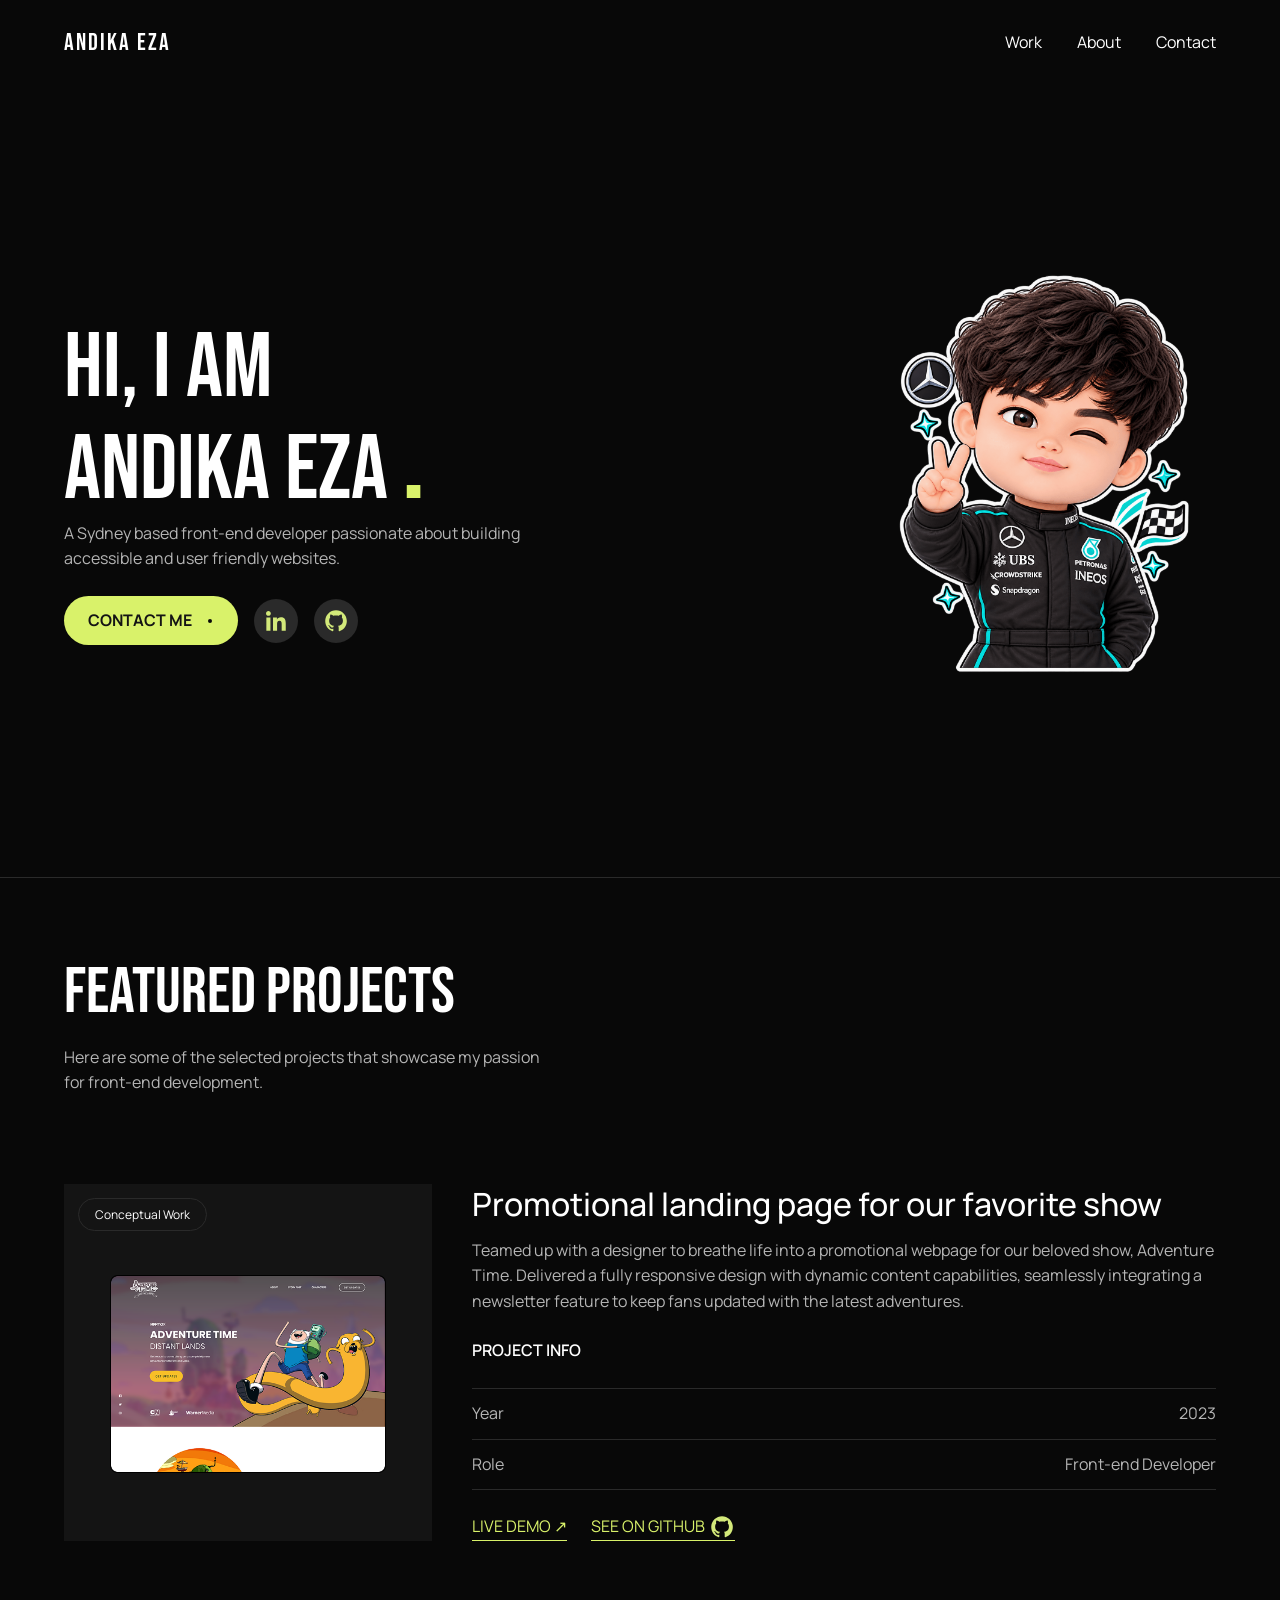
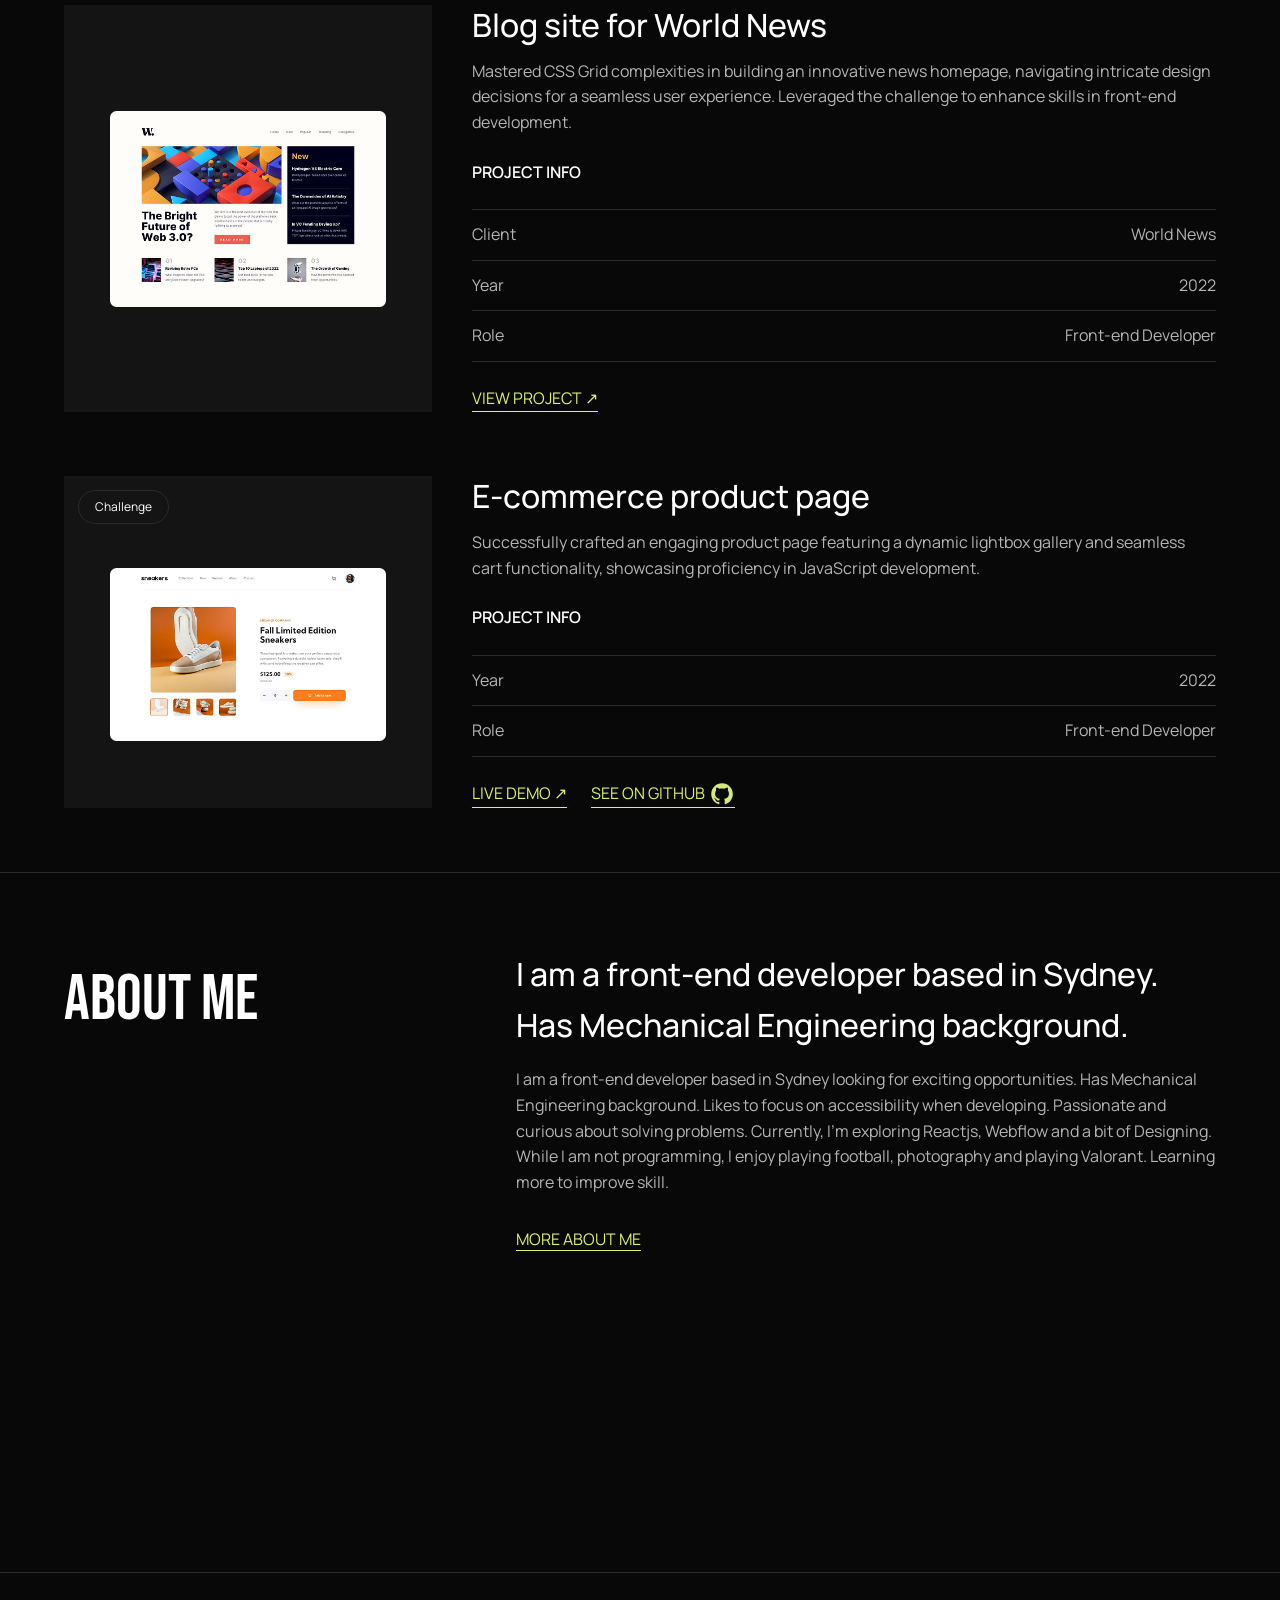
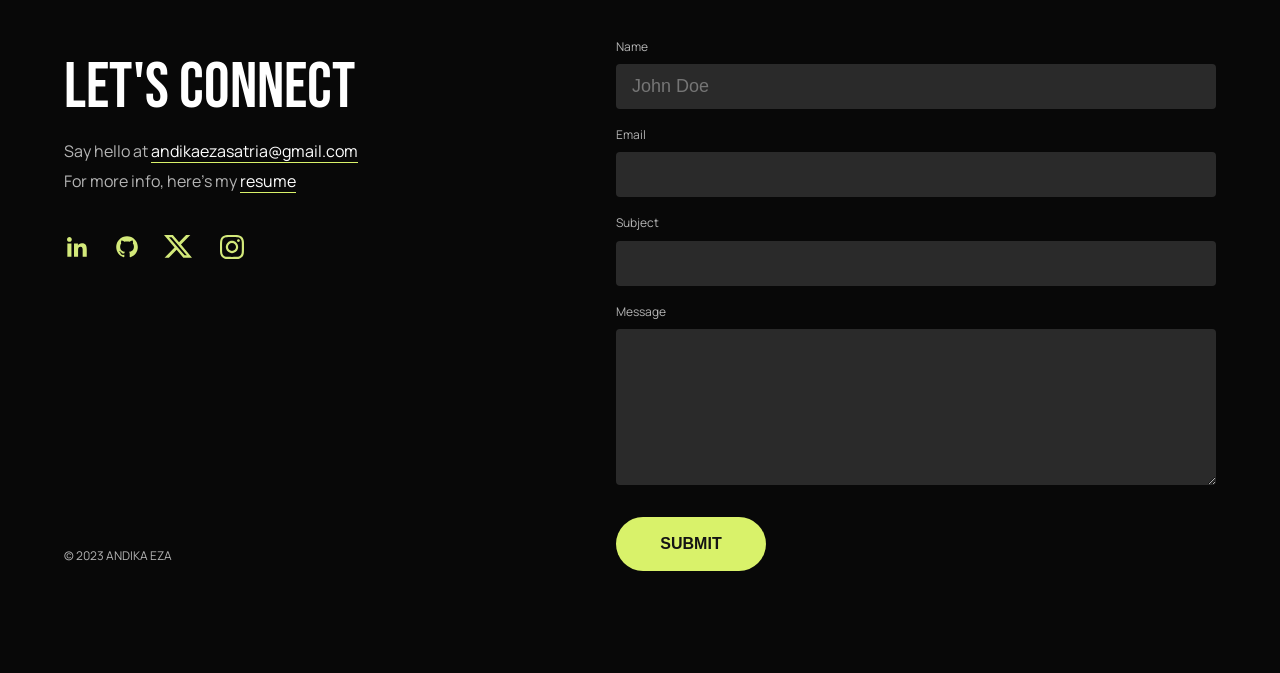
<file: index.html>
<!doctype html>
<html lang="en">
  <head>
    <meta charset="UTF-8" />
    <meta name="viewport" content="width=device-width, initial-scale=1.0" />
    <title>Exam-1</title>
    <link rel="preconnect" href="https://fonts.googleapis.com" />
    <link
      href="https://fonts.googleapis.com/css2?family=Bebas+Neue&family=Manrope:wght@400;500;600&display=swap"
      rel="stylesheet"
    />
    <link rel="stylesheet" href="style.css" />
  </head>
  <body>
    <header class="navbar">
      <a href="#home" class="logo">ANDIKA EZA</a>

      <button
        class="menu-toggle"
        type="button"
        aria-label="Buka menu"
        aria-expanded="false"
        aria-controls="main-nav"
      >
        <span></span><span></span><span></span>
      </button>

      <nav>
        <a href="#projects">Work</a>
        <a href="#about">About</a>
        <a href="#contact">Contact</a>
      </nav>
    </header>

    <section id="home" class="hero">
      <div class="hero-content">
        <h1>HI, I AM<br />ANDIKA EZA <strong>.</strong></h1>
        <p class="hero-desc">
          A Sydney based front-end developer passionate about building
          accessible and user friendly websites.
        </p>
        <div class="hero-actions">
          <a href="#contact" class="btn-primary"
            >CONTACT ME
            <div class="dot"></div>
            <img src="images/arrow.svg" alt="arrow-icon" class="arrow" />
          </a>
          <a href="https://linkedin.com" target="_blank" class="social-icon"
            ><img src="images/bxl-linkedin.svg.svg" alt="icon-linkedin"
          /></a>
          <a href="https://github.com" target="_blank" class="social-icon"
            ><img src="images/bxl-github.svg.svg" alt="icon-github"
          /></a>
        </div>
      </div>
      <div class="hero-image">
        <img src="images/hero-img.png" alt="eja" />
      </div>
    </section>

    <section id="projects" class="projects">
      <div class="section-head">
        <h2>Featured Projects</h2>
        <p>
          Here are some of the selected projects that showcase my passion for
          front-end development.
        </p>
      </div>

      <div class="project-card">
        <div class="project-img">
          <div class="badge-wrap">
            <p class="badge">Conceptual Work</p>
          </div>

          <img src="images/cardimg1.png" alt="Project Screenshot" />
        </div>

        <div class="project-info">
          <h3>Promotional landing page for our favorite show</h3>
          <p>
            Teamed up with a designer to breathe life into a promotional webpage
            for our beloved show, Adventure Time. Delivered a fully responsive
            design with dynamic content capabilities, seamlessly integrating a
            newsletter feature to keep fans updated with the latest adventures.
          </p>
          <h4>PROJECT INFO</h4>
          <ul class="info-list">
            <li><span>Year</span><span>2023</span></li>
            <li><span>Role</span><span>Front-end Developer</span></li>
          </ul>
          <div class="project-links">
            <a href="#" class="link-btn icon-git">LIVE DEMO ↗</a>
            <div class="icon-git">
              <a href="#" class="link-btn">SEE ON GITHUB </a>
              <img src="images/bxl-github.svg.svg" alt="icon-github" />
            </div>
          </div>
        </div>
      </div>

      <div class="project-card">
        <div class="project-img no-badge">
          <img src="images/cardimg2.png" alt="Project Screenshot" />
        </div>

        <div class="project-info">
          <h3>Blog site for World News</h3>
          <p>
            Mastered CSS Grid complexities in building an innovative news
            homepage, navigating intricate design decisions for a seamless user
            experience. Leveraged the challenge to enhance skills in front-end
            development.
          </p>
          <h4>PROJECT INFO</h4>
          <ul class="info-list">
            <li><span>Client</span><span>World News</span></li>
            <li><span>Year</span><span>2022</span></li>
            <li><span>Role</span><span>Front-end Developer</span></li>
          </ul>
          <div class="project-links">
            <a href="#" class="link-btn icon-git">VIEW PROJECT ↗</a>
          </div>
        </div>
      </div>

      <div class="project-card">
        <div class="project-img">
          <div class="badge-wrap">
            <p class="badge">Challenge</p>
          </div>

          <img src="images/cardimg3.png" alt="Project Screenshot" />
        </div>

        <div class="project-info">
          <h3>E-commerce product page</h3>
          <p>
            Successfully crafted an engaging product page featuring a dynamic
            lightbox gallery and seamless cart functionality, showcasing
            proficiency in JavaScript development.
          </p>
          <h4>PROJECT INFO</h4>
          <ul class="info-list">
            <li><span>Year</span><span>2022</span></li>
            <li><span>Role</span><span>Front-end Developer</span></li>
          </ul>
          <div class="project-links">
            <a href="#" class="link-btn icon-git">LIVE DEMO ↗</a>
            <div class="icon-git">
              <a href="#" class="link-btn">SEE ON GITHUB </a>
              <img src="images/bxl-github.svg.svg" alt="githubicon" />
            </div>
          </div>
        </div>
      </div>
    </section>

    <section id="about">
      <div class="aboutme">
        <h2>About me</h2>
        <div>
          <h3>
            I am a front-end developer based in Sydney. Has Mechanical
            Engineering background.
          </h3>
          <p>
            I am a front-end developer based in Sydney looking for exciting
            opportunities. Has Mechanical Engineering background. Likes to focus
            on accessibility when developing. Passionate and curious about
            solving problems. Currently, I’m exploring Reactjs, Webflow and a
            bit of Designing. While I am not programming, I enjoy playing
            football, photography and playing Valorant. Learning more to improve
            skill.
          </p>
          <a href="about.html">MORE ABOUT ME</a>
        </div>
      </div>

      <img src="images/Chibi F1 Racer Typing on Laptop.png" alt="about-img" />
    </section>

    <section id="contact">
      <div class="connectme">
        <div class="connect-wrap">
          <div>
            <h2>Let's connect</h2>
            <p>
              Say hello at
              <a href="mailto:robertgarcia@gmail.com" class="underline"
                >andikaezasatria@gmail.com</a
              >
            </p>
            <p>
              For more info, here's my <a href="#" class="underline">resume</a>
            </p>
            <div class="socials">
              <a href="#">
                <img src="images/bxl-linkedin.svg.svg" alt="linkedin-icon" />
              </a>
              <a href="#">
                <img src="images/bxl-github.svg.svg" alt="github-icon" />
              </a>
              <a href="#">
                <img src="images/x-icon.svg" alt="x-icon" />
              </a>
              <a href="#">
                <img src="images/bxl-instagram.svg.svg" alt="instagram-icon" />
              </a>
            </div>
          </div>
          <div class="credits">© 2023 ANDIKA EZA</div>
        </div>

        <form id="contact-form">
          <label for="name">Name</label>
          <input type="text" id="name" placeholder="John Doe" />

          <label for="email">Email</label>
          <input type="email" id="email" />

          <label for="subject">Subject</label>
          <input type="text" id="subject" />

          <label for="message">Message</label>
          <textarea id="message" rows="5"></textarea>

          <button type="submit" class="btn">SUBMIT</button>
        </form>
      </div>
    </section>

    <footer>© 2023 ANDIKA EZA</footer>

    <script src="script.js"></script>
  </body>
</html>
</file>
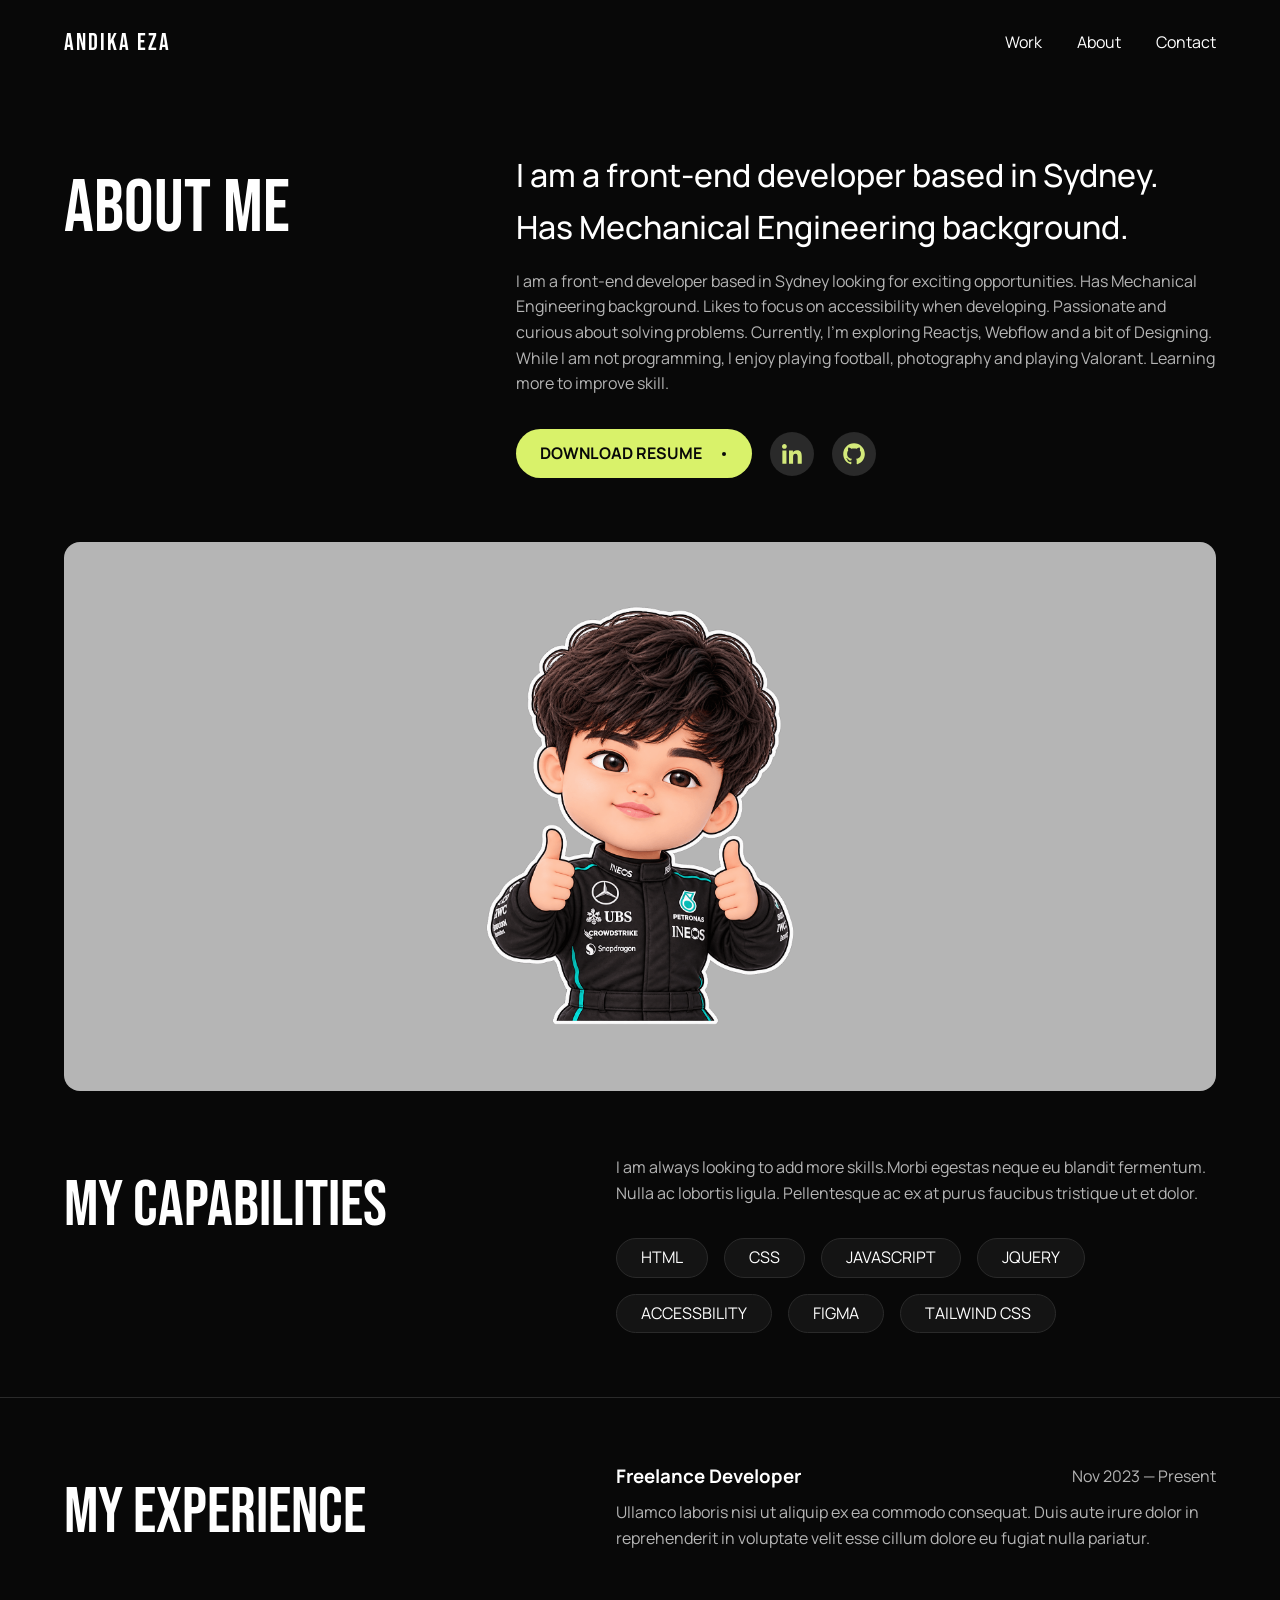
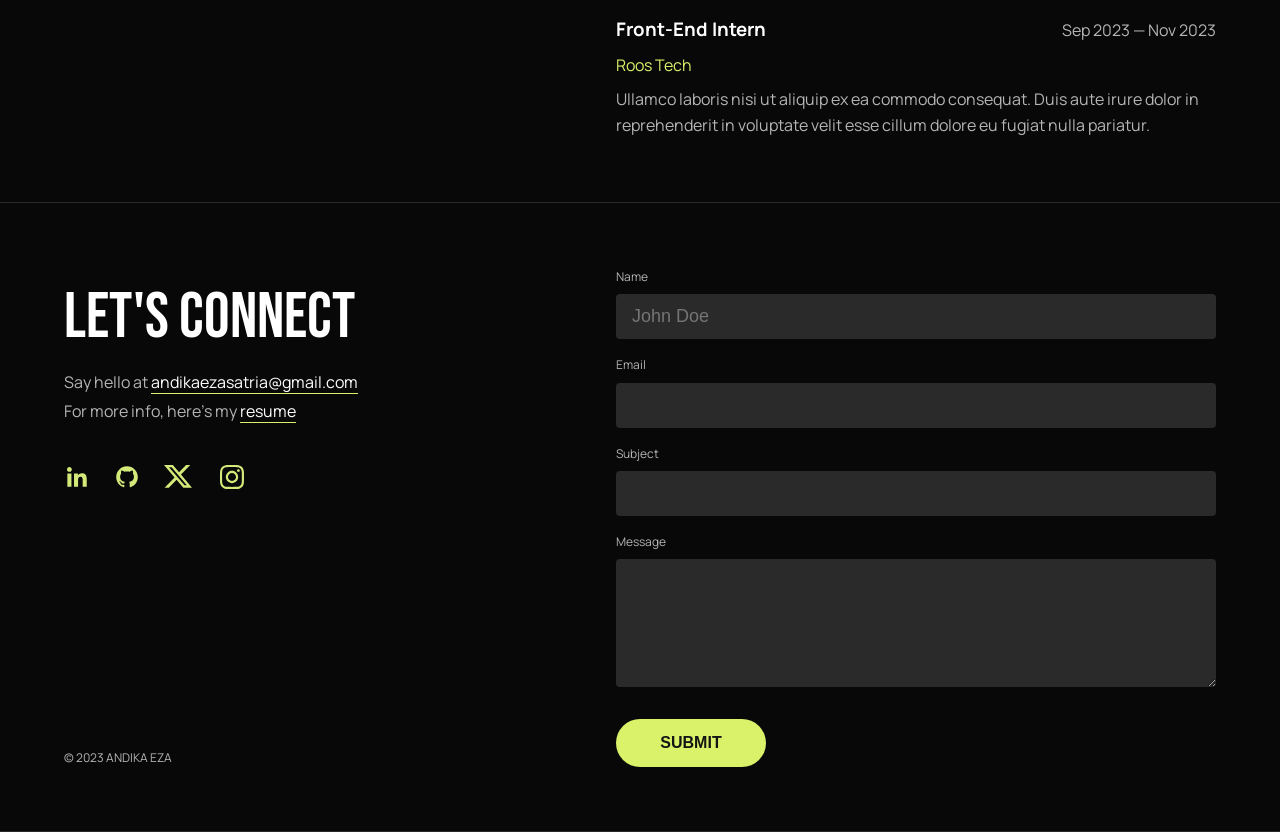
<file: about.html>
<!doctype html>
<html lang="en">
  <head>
    <meta charset="UTF-8" />
    <meta name="viewport" content="width=device-width, initial-scale=1.0" />
    <title>About</title>
    <link rel="preconnect" href="https://fonts.googleapis.com" />
    <link
      href="https://fonts.googleapis.com/css2?family=Bebas+Neue&family=Manrope:wght@400;500;600&display=swap"
      rel="stylesheet"
    />
    <link rel="stylesheet" href="about.css" />
  </head>
  <body>
    <header class="navbar">
      <a href="index.html#home" class="logo">ANDIKA EZA</a>

      <button
        class="menu-toggle"
        type="button"
        aria-label="Buka menu"
        aria-expanded="false"
        aria-controls="main-nav"
      >
        <span></span><span></span><span></span>
      </button>

      <nav id="main-nav" aria-label="Navigasi utama">
        <a href="index.html">Work</a>
        <a href="#about">About</a>
        <a href="#contact">Contact</a>
      </nav>
    </header>

    <section id="about" class="about">
      <div class="aboutme">
        <h2>About me</h2>

        <div class="content">
          <h3>
            I am a front-end developer based in Sydney. Has Mechanical
            Engineering background.
          </h3>
          <p>
            I am a front-end developer based in Sydney looking for exciting
            opportunities. Has Mechanical Engineering background. Likes to focus
            on accessibility when developing. Passionate and curious about
            solving problems. Currently, I’m exploring Reactjs, Webflow and a
            bit of Designing. While I am not programming, I enjoy playing
            football, photography and playing Valorant. Learning more to improve
            skill.
          </p>
          <div class="about-actions">
            <a href="#" class="btn-primary"
              >DOWNLOAD RESUME
              <div class="dot"></div>
              <img
                src="images/bx-download.svg.svg"
                alt="download-icon"
                class="download"
              />
            </a>

            <a href="https://linkedin.com" target="_blank" class="social-icon"
              ><img src="images/bxl-linkedin.svg.svg" alt="icon-linkedin"
            /></a>
            <a href="https://github.com" target="_blank" class="social-icon"
              ><img src="images/bxl-github.svg.svg" alt="icon-github"
            /></a>
          </div>
        </div>
      </div>

      <div class="wrap-img">
        <img src="images/Chibi Racer Double Thumbs Up.png" alt="about-img" />
      </div>

      <div class="capabilities">
        <h2>My Capabilities</h2>
        <div class="skill">
          <p class="title-skill">
            I am always looking to add more skills.Morbi egestas neque eu
            blandit fermentum. Nulla ac lobortis ligula. Pellentesque ac ex at
            purus faucibus tristique ut et dolor.
          </p>
          <div class="skill-badge">
            <p>HTML</p>
            <p>CSS</p>
            <p>JAVASCRIPT</p>
            <p>JQUERY</p>
            <p>ACCESSBILITY</p>
            <p>FIGMA</p>
            <p>TAILWIND CSS</p>
          </div>
        </div>
      </div>
    </section>

    <section>
      <div class="my-experience">
        <h2>My Experience</h2>
        <div class="wrap-exp">
          <div class="exp-list">
            <div class="exp-head">
              <h3>Freelance Developer</h3>
              <p>Nov 2023 — Present</p>
            </div>
            <p>
              Ullamco laboris nisi ut aliquip ex ea commodo consequat. Duis aute
              irure dolor in reprehenderit in voluptate velit esse cillum dolore
              eu fugiat nulla pariatur.
            </p>
          </div>

          <div class="exp-list">
            <div class="exp-head">
              <h3>Front-End Intern</h3>
              <p>Sep 2023 — Nov 2023</p>
            </div>
            <span>Roos Tech</span>
            <p>
              Ullamco laboris nisi ut aliquip ex ea commodo consequat. Duis aute
              irure dolor in reprehenderit in voluptate velit esse cillum dolore
              eu fugiat nulla pariatur.
            </p>
          </div>
        </div>
      </div>
    </section>

    <section id="contact">
      <div class="connectme">
        <div class="connect-wrap">
          <div>
            <h2>Let's connect</h2>
            <p>
              Say hello at
              <a href="mailto:robertgarcia@gmail.com" class="underline"
                >andikaezasatria@gmail.com</a
              >
            </p>
            <p>
              For more info, here's my <a href="#" class="underline">resume</a>
            </p>
            <div class="socials">
              <a href="#">
                <img src="images/bxl-linkedin.svg.svg" alt="linkedin-icon" />
              </a>
              <a href="#">
                <img src="images/bxl-github.svg.svg" alt="github-icon" />
              </a>
              <a href="#">
                <img src="images/x-icon.svg" alt="x-icon" />
              </a>
              <a href="#">
                <img src="images/bxl-instagram.svg.svg" alt="instagram-icon" />
              </a>
            </div>
          </div>
          <div class="credits">© 2023 ANDIKA EZA</div>
        </div>

        <form id="contact-form">
          <label for="name">Name</label>
          <input type="text" id="name" placeholder="John Doe" />

          <label for="email">Email</label>
          <input type="email" id="email" />

          <label for="subject">Subject</label>
          <input type="text" id="subject" />

          <label for="message">Message</label>
          <textarea id="message" rows="5"></textarea>

          <button type="submit" class="btn">SUBMIT</button>
        </form>
      </div>
    </section>

    <footer>© 2023 ANDIKA EZA</footer>

    <script src="about.js"></script>
  </body>
</html>
</file>
<file: style.css>
:root {
  --bg: #080808;
  --surface: #141414;
  --line: #2a2a2a;
  --text: #ffffff;
  --muted: #b5b5b5;
  --accent: #d9f26a;
}

* {
  box-sizing: border-box;
  margin: 0;
  padding: 0;
}

body {
  font-family: "Manrope", sans-serif;
  background: var(--bg);
  color: var(--text);
  line-height: 1.6;
}

html {
  scroll-behavior: smooth;
}

h1,
h2 {
  font-family: "Bebas Neue", sans-serif;
}

.navbar {
  position: sticky;
  top: 0;
  z-index: 1000;
  display: flex;
  justify-content: space-between;
  align-items: center;
  padding: 24px 64px;
  background-color: var(--bg);
}

.logo {
  text-decoration: none;
  font-family: "Bebas Neue", sans-serif;
  font-weight: 400;
  font-size: 24px;
  color: var(--text);
  letter-spacing: 2px;
}

.navbar nav a {
  color: var(--text);
  text-decoration: none;
  margin-left: 32px;
  transition: color 0.3s;
}

.navbar nav a:hover {
  color: var(--accent);
}

.hero {
  height: 88vh;
  display: flex;
  align-items: center;
  justify-content: space-between;
  padding: 0 64px;
  background-color: var(--bg);
  border-bottom: 1px solid var(--line);
}

.hero-content h1 {
  font-size: 92px;
  font-weight: 400;
  line-height: 1.1;
  color: var(--text);
}

.hero-content h1 strong {
  color: var(--accent);
}

.hero-desc {
  color: var(--muted);
  width: 500px;
  margin-bottom: 24px;
}

.hero-actions {
  display: flex;
  align-items: center;
  gap: 16px;
}

.btn-primary {
  background-color: var(--accent);
  color: var(--surface);
  padding: 12px 24px;
  border-radius: 100px;
  font-weight: 700;
  text-decoration: none;
  display: inline-flex;
  align-items: center;
  gap: 8px;
}

.btn-primary:hover,
.connectme form button:hover,
.dot {
  background-color: var(--bg);
  border: 2px solid var(--accent);
  color: var(--accent);
}

.hero-actions .btn-primary .dot {
  margin-left: 6px;
  background-color: var(--bg);
  width: 8px;
  height: 8px;
  border-radius: 50px;
}

.hero-actions .btn-primary .arrow {
  background-color: var(--bg);
  color: var(--text);
  display: none;
  justify-content: center;
  align-items: center;
  width: 34px;
  height: 34px;
  border-radius: 50px;
  font-size: 1rem;
}

.social-icon {
  width: 44px;
  height: 44px;
  border-radius: 50%;
  background-color: var(--line);
  color: var(--text);
  display: flex;
  align-items: center;
  justify-content: center;
  text-decoration: none;
}

.hero-image img {
  width: 350px;
}

.projects {
  padding: 64px;
  border-bottom: 1px solid var(--line);
  display: flex;
  flex-direction: column;
  gap: 64px;
}

.section-head {
  margin-bottom: 24px;
}

.section-head h2 {
  font-size: 64px;
  font-weight: 400;
}

.section-head p {
  color: var(--muted);
  font-size: 16px;
  max-width: 480px;
}

.project-card {
  display: flex;
  gap: 40px;
}

.project-img {
  padding: 14px;
  display: flex;
  flex-direction: column;
  background-color: var(--surface);
}

.badge-wrap {
  width: 300px;
  display: flex;
}

.badge {
  background: var(--surface);
  border: 1px solid var(--line);
  border-radius: 100px;
  padding: 6px 16px;
  font-size: 12px;
  margin-bottom: 12px;
}

.no-badge {
  display: flex;
  justify-content: center;
  align-items: center;
}

.project-img img {
  padding: 32px;
  width: 340px;
}

.project-info h3 {
  font-size: 32px;
  font-weight: 500;
  line-height: 1.3;
  margin-bottom: 12px;
}
.project-info p {
  color: var(--muted);
  font-size: 16px;
  margin-bottom: 24px;
}
.project-info h4 {
  font-size: 16px;
  font-weight: 600;
  margin-bottom: 24px;
}

.info-list {
  list-style: none;
  margin-bottom: 24px;
}
.info-list li {
  display: flex;
  justify-content: space-between;
  padding: 12px 0;
  border-bottom: 1px solid var(--line);
  font-size: 16px;
  color: var(--muted);
}

.info-list li:first-child {
  border-top: 1px solid var(--line);
}

.project-links {
  display: flex;
  gap: 24px;
}

.link-btn {
  display: flex;
  align-items: center;
  color: var(--accent);
  text-decoration: none;
  font-weight: 400;
}

.icon-git {
  display: flex;
  flex-direction: row;
  align-items: center;
  gap: 4px;
  border-bottom: 1px solid var(--accent);
}

#about {
  padding: 64px;
  height: 700px;
  border-bottom: 1px solid var(--line);
}

#about img {
  display: none;
  width: 200px;
}

.aboutme {
  margin-top: 12px;
  display: flex;
  justify-content: space-between;
  gap: 64px;
}

.aboutme h2 {
  font-size: 64px;
  font-weight: 400;
}

.aboutme div {
  width: 700px;
}

.aboutme div h3 {
  font-size: 32px;
  font-weight: 500;
  margin-bottom: 16px;
}

.aboutme div p {
  font-size: 16px;
  color: var(--muted);
  margin-bottom: 32px;
}

.aboutme div a {
  color: var(--accent);
  text-decoration: none;
  border-bottom: 1px solid var(--accent);
}

.connectme {
  padding: 64px;
  height: 700px;
  display: flex;
  justify-content: space-between;
}

.connectme .connect-wrap {
  display: flex;
  flex-direction: column;
  justify-content: space-between;
  width: 500px;
}

.connectme .connect-wrap .credits {
  font-size: 12px;
  font-weight: 400;
  color: var(--muted);
  margin-bottom: 44px;
}

.connectme .connect-wrap div h2 {
  font-size: 64px;
  font-weight: 400;
}

.connectme .connect-wrap div p {
  font-size: 16px;
  color: var(--muted);
  margin-bottom: 4px;
}

.connectme .connect-wrap div p a {
  font-size: 16px;
  color: var(--text);
  text-decoration: none;
  border-bottom: 1px solid var(--accent);
}

.connectme .connect-wrap div .socials {
  margin-top: 36px;
  display: flex;
  flex-direction: row;
  align-items: center;
  gap: 24px;
}

.connectme form {
  display: flex;
  flex-direction: column;
  width: 600px;
}

.connectme form label {
  margin-bottom: 8px;
  font-size: 12px;
  color: var(--muted);
}

.connectme form input {
  background-color: var(--line);
  color: var(--text);
  border: none;
  border-radius: 4px;
  margin-bottom: 16px;
  padding: 12px 16px;
  font-size: 18px;
  font-weight: 400;
}

.connectme form textarea {
  margin-bottom: 32px;
  height: 156px;
  background-color: var(--line);
  color: var(--text);
  border: none;
  border-radius: 4px;
}

.connectme form button {
  background-color: var(--accent);
  color: var(--surface);
  font-size: 16px;
  font-weight: 700;
  width: 150px;
  height: 54px;
  padding: 10px 20px;
  border: none;
  border-radius: 80px;
}

footer {
  display: none;
}

.menu-toggle {
  display: none;
}

@media (max-width: 1024px) {
  .hero-actions {
    display: flex;
    align-items: center;
    flex-wrap: nowrap;
    gap: 12px;
  }

  .hero-actions .btn-primary,
  .hero-actions .social-icon {
    height: 44px;
    box-sizing: border-box;
  }

  .hero-actions .social-icon {
    width: 44px;
    flex: 0 0 44px;
  }
}

@media (max-width: 860px) {
  .menu-toggle {
    display: none;
  }

  .navbar {
    padding: 18px 24px;
  }

  .btn-primary:hover,
  .connectme form button:hover,
  .dot {
    background-color: var(--bg);
    border: 2px solid var(--accent);
    color: var(--accent);
  }

  /* hamburger */
  .menu-toggle {
    display: flex;
    flex-direction: column;
    justify-content: center;
    gap: 5px;
    width: 44px;
    height: 44px;
    padding: 10px;
    background: none;
    border: none;
    cursor: pointer;
  }

  .menu-toggle span {
    display: block;
    height: 2px;
    width: 100%;
    background-color: var(--text);
  }

  .navbar nav {
    display: none;
    position: absolute;
    top: 58px;
    right: 18px;
    z-index: 5;
    min-width: 150px;
    padding: 8px 16px;
    background: var(--surface);
    border: 1px solid var(--line);
    border-radius: 6px;
  }

  .navbar nav.tampil-menu {
    display: flex;
    flex-direction: column;
  }

  .navbar nav a {
    display: block;
    margin: 0;
    padding: 8px 0;
    font-size: 14px;
  }

  .hero {
    height: auto;
    min-height: 0;
    flex-direction: column;
    align-items: stretch;
    justify-content: flex-start;
    gap: 28px;
    padding: 34px 24px 40px;
  }

  .hero-content h1 {
    font-size: 54px;
  }

  .hero-desc {
    width: auto;
    max-width: 480px;
    font-size: 14px;
    margin: 12px 0 20px;
  }

  .hero-image {
    display: flex;
    justify-content: center;
  }

  .hero-image img {
    margin-top: 24px;
    width: min(100%, 300px);
    border-radius: 8px;
  }

  .projects {
    padding: 44px 24px;
    gap: 40px;
  }

  .section-head {
    margin-bottom: 0;
  }

  .section-head h2 {
    font-size: 48px;
    line-height: 1;
    margin-bottom: 10px;
  }

  .section-head p,
  .project-info p {
    font-size: 13px;
  }

  .project-card {
    flex-direction: column;
    gap: 18px;
  }

  .project-img {
    width: 100%;
    padding: 12px;
    border-radius: 4px;
  }

  .badge-wrap {
    width: 100%;
  }

  .badge {
    margin-bottom: 8px;
  }

  .project-img img {
    display: block;
    width: 100%;
    max-height: 360px;
    object-fit: contain;
    padding: 12px;
  }

  .project-info h3 {
    font-size: 22px;
    margin-bottom: 8px;
  }

  .project-info p {
    margin-bottom: 18px;
  }

  .project-info h4 {
    margin-bottom: 10px;
    font-size: 13px;
  }

  .info-list {
    margin-bottom: 18px;
  }

  .info-list li {
    padding: 9px 0;
    font-size: 12px;
  }

  .project-links {
    flex-wrap: wrap;
    gap: 14px 20px;
  }

  .link-btn {
    font-size: 11px;
  }

  #about {
    display: flex;
    flex-direction: column;
    align-items: center;
    padding: 40px 24px 32px;
    height: auto;
  }

  #about img {
    margin-top: 44px;
    display: block;
    width: 250px;
  }

  .aboutme {
    flex-direction: column;
    gap: 16px;
  }

  .aboutme h2 {
    font-size: 48px;
    line-height: 1;
  }

  .aboutme div {
    width: 100%;
  }

  .aboutme div h3 {
    font-size: 20px;
    line-height: 1.4;
  }

  .aboutme div p {
    font-size: 13px;
    margin-bottom: 18px;
  }

  .about-image {
    display: block;
    width: 100%;
    max-height: 420px;
    object-fit: cover;
    object-position: center 25%;
    border-radius: 8px;
  }

  .connectme {
    height: auto;
    padding: 40px 24px 24px;
    flex-direction: column;
    gap: 32px;
  }

  .connectme .connect-wrap {
    width: 100%;
    gap: 24px;
  }

  .connectme .connect-wrap .credits {
    display: none;
  }

  .connectme .connect-wrap div h2 {
    font-size: 48px;
    line-height: 1;
    margin-bottom: 12px;
  }

  .connectme .connect-wrap div p {
    font-size: 13px;
  }

  .connectme .connect-wrap div p a {
    font-size: inherit;
  }

  .connectme .connect-wrap div .socials {
    margin-top: 24px;
    gap: 20px;
  }

  .socials img {
    width: 20px;
    height: 20px;
  }

  .connectme form {
    width: 100%;
  }

  .connectme form input {
    font-size: 16px;
    padding: 11px 14px;
  }

  .connectme form textarea {
    min-height: 130px;
    margin-bottom: 20px;
  }

  .connectme form button {
    width: 160px;
    height: 44px;
    padding: 10px 16px;
    border-radius: 100px;
    font-size: 14px;
  }

  footer {
    display: block;
    padding: 24px;
    font-size: 12px;
    font-weight: 400;
    color: var(--muted);
  }
}

/* ---------- Small phones ---------- */
@media (max-width: 480px) {
  .btn-primary:hover,
  .connectme form button:hover,
  .arrow {
    background-color: var(--bg);
    border: 2px solid var(--accent);
    color: var(--accent);
  }

  .navbar {
    padding: 14px 18px;
  }

  .hero {
    padding: 28px 18px 24px;
    gap: 22px;
  }

  .hero-content h1 {
    font-size: 52px;
  }

  .section-head h2 {
    font-size: 38px;
  }

  .hero-desc {
    font-size: 12px;
    line-height: 1.55;
  }

  .btn-primary {
    height: 40px;
    min-height: 40px;
    box-sizing: border-box;
    padding: 8px 12px;
    font-size: 12px;
  }

  .hero-actions {
    gap: 8px;
  }

  .hero-actions .btn-primary .dot {
    display: none;
  }

  .hero-actions .btn-primary .arrow {
    padding: 4px;
    background-color: var(--bg);
    color: var(--text);
    display: flex;
    justify-content: center;
    align-items: center;
    width: 24px;
    height: 24px;
    border-radius: 50px;
    font-size: 1rem;
  }

  .social-icon {
    width: 40px;
    height: 40px;
    flex: 0 0 40px;
  }

  .social-icon img {
    width: 17px;
    height: 17px;
  }

  .projects {
    padding: 34px 18px;
    gap: 34px;
  }

  .project-img img {
    max-height: 300px;
  }

  #about,
  .connectme {
    padding-left: 18px;
    padding-right: 18px;
  }

  #about img {
    margin-top: 44px;
    width: 200px;
  }

  .connectme .connect-wrap .credits {
    display: none;
  }

  .connectme form button {
    width: 120px;
    height: 40px;
  }

  footer {
    display: block;
    font-size: 12px;
    font-weight: 400;
    color: var(--muted);
  }
}
</file>
<file: about.css>
:root {
  --bg: #080808;
  --surface: #141414;
  --line: #2a2a2a;
  --text: #ffffff;
  --muted: #b5b5b5;
  --accent: #d9f26a;
}

* {
  box-sizing: border-box;
  margin: 0;
  padding: 0;
}

html {
  scroll-behavior: smooth;
}

body {
  background: var(--bg);
  color: var(--text);
  font-family: "Manrope", sans-serif;
  line-height: 1.6;
}

h1,
h2 {
  font-family: "Bebas Neue", sans-serif;
  font-weight: 400;
}

.navbar {
  position: sticky;
  top: 0;
  z-index: 1000;
  display: flex;
  justify-content: space-between;
  align-items: center;
  padding: 24px 64px;
  background-color: var(--bg);
}

.logo {
  text-decoration: none;
  font-family: "Bebas Neue", sans-serif;
  font-weight: 400;
  font-size: 24px;
  color: var(--text);
  letter-spacing: 2px;
}

.navbar nav a {
  color: var(--text);
  text-decoration: none;
  margin-left: 32px;
  transition: color 0.3s;
}

.navbar nav a:hover {
  color: var(--accent);
}

.menu-toggle {
  display: none;
}

section {
  padding: 64px;
  border-bottom: 1px solid var(--line);
}

.aboutme {
  display: flex;
  justify-content: space-between;
  gap: 64px;
}

.aboutme h2 {
  font-size: 74px;
  font-weight: 400;
}

.aboutme div {
  width: 700px;
}

.aboutme div h3 {
  font-size: 32px;
  font-weight: 500;
  margin-bottom: 16px;
}

.aboutme div p {
  font-size: 16px;
  color: var(--muted);
  margin-bottom: 32px;
}

.about-actions {
  display: flex;
  align-items: center;
  gap: 18px;
}

.about-actions .btn-primary {
  color: var(--bg);
  background-color: var(--accent);
  padding: 12px 24px;
  border-radius: 100px;
  font-weight: 700;
  text-decoration: none;
  display: inline-flex;
  align-items: center;
  gap: 12px;
}

.btn-primary:hover,
.connectme form button:hover,
.dot {
  background-color: var(--bg);
  border: 2px solid var(--accent);
  color: var(--accent);
}

.about-actions .btn-primary .dot {
  margin-left: 6px;
  background-color: var(--bg);
  width: 8px;
  height: 8px;
  border-radius: 50px;
}

.download {
  display: none;
}

.about-actions .social-icon {
  width: 44px;
  height: 44px;
  border-radius: 50%;
  background-color: var(--line);
  color: var(--text);
  display: flex;
  align-items: center;
  justify-content: center;
  text-decoration: none;
}

.wrap-img {
  margin-top: 64px;
  margin-bottom: 64px;
  padding: 64px;
  border-radius: 16px;
  background-color: var(--muted);
  display: flex;
  justify-content: center;
  align-items: center;
}

.about .wrap-img img {
  width: 400px;
}

.capabilities {
  display: flex;
  justify-content: space-between;
}

.capabilities h2 {
  font-size: 64px;
  width: auto;
}

.capabilities .skill {
  width: 600px;
}

.capabilities .skill .title-skill {
  margin-bottom: 32px;
  font-size: 16px;
  color: var(--muted);
}

.capabilities .skill .skill-badge {
  display: flex;
  flex-wrap: wrap;
  gap: 16px;
  align-items: flex-start;
}

.capabilities .skill .skill-badge p {
  padding: 6px 24px;
  font-size: 16px;
  flex: 0 0 auto;
  white-space: nowrap;
  background: var(--surface);
  border: 1px solid var(--line);
  border-radius: 100px;
}

.my-experience {
  display: flex;
  justify-content: space-between;
}

.my-experience h2 {
  font-size: 64px;
  width: auto;
}

.my-experience .wrap-exp {
  width: 600px;
  display: flex;
  flex-direction: column;
  gap: 64px;
}

.my-experience .wrap-exp .exp-list {
  display: flex;
  flex-direction: column;
  gap: 8px;
}

.my-experience .wrap-exp .exp-list .exp-head {
  display: flex;
  align-items: center;
  justify-content: space-between;
}

.my-experience .wrap-exp .exp-list p {
  color: var(--muted);
  font-size: 16px;
}

.my-experience .wrap-exp .exp-list span {
  color: var(--accent);
}

.my-experience .wrap-exp .exp-list .exp-head p {
  color: var(--muted);
  font-size: 16px;
}

.connectme {
  height: 500px;
  display: flex;
  justify-content: space-between;
}

.connectme .connect-wrap {
  display: flex;
  flex-direction: column;
  justify-content: space-between;
  width: 500px;
}

.connectme .connect-wrap .credits {
  font-size: 12px;
  font-weight: 400;
  color: var(--muted);
}

.connectme .connect-wrap div h2 {
  font-size: 64px;
  font-weight: 400;
}

.connectme .connect-wrap div p {
  font-size: 16px;
  color: var(--muted);
  margin-bottom: 4px;
}

.connectme .connect-wrap div p a {
  font-size: 16px;
  color: var(--text);
  text-decoration: none;
  border-bottom: 1px solid var(--accent);
}

.connectme .connect-wrap div .socials {
  margin-top: 36px;
  display: flex;
  flex-direction: row;
  align-items: center;
  gap: 24px;
}

.connectme form {
  display: flex;
  flex-direction: column;
  width: 600px;
}

.connectme form label {
  margin-bottom: 8px;
  font-size: 12px;
  color: var(--muted);
}

.connectme form input {
  background-color: var(--line);
  color: var(--text);
  border: none;
  border-radius: 4px;
  margin-bottom: 16px;
  padding: 12px 16px;
  font-size: 18px;
  font-weight: 400;
}

.connectme form textarea {
  margin-bottom: 32px;
  height: 156px;
  background-color: var(--line);
  color: var(--text);
  border: none;
  border-radius: 4px;
}

.connectme form button {
  background-color: var(--accent);
  color: var(--surface);
  font-size: 16px;
  font-weight: 700;
  width: 150px;
  height: 54px;
  padding: 10px 20px;
  border: none;
  border-radius: 80px;
}

footer {
  display: none;
}

@media (max-width: 1024px) {
  h2 {
    font-size: 54px;
  }

  .aboutme {
    flex-direction: column;
    align-items: flex-start;
    gap: 32px;
  }

  .aboutme > .content {
    width: 100%;
    max-width: 700px;
    min-width: 0;
  }

  .about-actions {
    display: flex;
    align-items: center;
    flex-wrap: nowrap;
    gap: 12px;
  }

  .about-actions .btn-primary,
  .about-actions .social-icon {
    height: 44px;
    box-sizing: border-box;
  }

  .about-actions .social-icon {
    width: 44px;
    flex: 0 0 44px;
  }
}

/* ---------- Mobile (<= 768px) ---------- */
@media (max-width: 900px) {
  .navbar {
    padding: 16px 24px;
  }

  /* hamburger */
  .menu-toggle {
    display: flex;
    flex-direction: column;
    justify-content: center;
    gap: 5px;
    width: 44px;
    height: 44px;
    padding: 10px;
    background: none;
    border: none;
    cursor: pointer;
  }

  .menu-toggle span {
    display: block;
    height: 2px;
    width: 100%;
    background-color: var(--text);
  }

  .navbar nav {
    display: none;
    position: absolute;
    top: 58px;
    right: 18px;
    z-index: 5;
    min-width: 150px;
    padding: 8px 16px;
    background: var(--surface);
    border: 1px solid var(--line);
    border-radius: 6px;
  }

  .navbar nav.tampil-menu {
    display: flex;
    flex-direction: column;
  }

  .navbar nav a {
    display: block;
    margin: 0;
    padding: 8px 0;
    font-size: 14px;
  }

  section {
    padding: 40px 24px;
  }

  .aboutme,
  .capabilities,
  .my-experience,
  .connectme {
    flex-direction: column;
    gap: 32px;
  }

  .aboutme div,
  .capabilities .skill,
  .my-experience .wrap-exp,
  .connectme .connect-wrap,
  .connectme form {
    width: 100%;
  }

  .aboutme h2 {
    font-size: 44px;
  }

  .capabilities h2,
  .my-experience h2,
  .connectme .connect-wrap div h2 {
    font-size: 44px;
  }

  .aboutme div h3 {
    font-size: 24px;
  }

  .wrap-img {
    margin: 32px 0;
    padding: 32px 16px;
  }

  .about .wrap-img img {
    width: 100%;
    max-width: 320px;
  }

  .my-experience .wrap-exp {
    gap: 40px;
  }

  .my-experience .wrap-exp .exp-list .exp-head {
    flex-direction: column;
    align-items: flex-start;
    gap: 4px;
  }

  .connectme {
    height: auto;
  }

  .connectme .connect-wrap {
    gap: 48px;
  }

  .connectme form input,
  .connectme form textarea {
    width: 100%;
    font-size: 16px;
  }

  .connectme form textarea {
    padding: 12px 16px;
    font-family: inherit;
  }

  .connectme form button {
    width: 160px;
    height: 44px;
  }

  .connectme .connect-wrap .credits {
    display: none;
  }

  footer {
    display: block;
    padding: 40px 24px;
    color: var(--muted);
    font-size: 12px;
  }
}

/* ---------- Small phones (<= 480px) ---------- */
@media (max-width: 480px) {
  .navbar {
    padding: 14px 16px;
  }

  .navbar nav {
    padding: 8px 16px 20px;
  }

  section {
    padding: 32px 16px;
  }

  .dot {
    display: none;
  }

  .download {
    display: flex;
    justify-content: center;
    align-items: center;
    width: 20px;
    height: 20px;
    border-radius: 50px;
    padding: 4px;
    background-color: var(--bg);
    color: var(--text);
  }

  .logo {
    font-size: 20px;
  }

  .aboutme h2 {
    font-size: 48px;
  }

  .about-actions .btn-primary {
    height: 40px;
    box-sizing: border-box;
    padding: 8px 12px;
    font-size: 12px;
    gap: 8px;
    white-space: nowrap;
  }

  .about-actions {
    flex-wrap: nowrap;
    gap: 8px;
  }

  .about-actions .social-icon {
    width: 40px;
    height: 40px;
    flex: 0 0 40px;
  }

  .about-actions .social-icon img {
    width: 17px;
    height: 17px;
  }

  .wrap-img {
    margin-top: 64px;
  }

  .capabilities h2,
  .my-experience h2,
  .connectme .connect-wrap div h2 {
    font-size: 48px;
  }

  .aboutme div h3 {
    font-size: 24px;
  }

  .capabilities .skill .skill-badge {
    gap: 10px;
  }

  .capabilities .skill .skill-badge p {
    padding: 6px 16px;
    font-size: 14px;
  }

  .about-actions .btn-primary {
    padding: 12px 20px;
  }

  .connectme .connect-wrap .credits {
    display: none;
  }

  .connectme form button {
    width: 120px;
    height: 40px;
  }

  footer {
    padding: 32px 16px;
  }
}
</file>
